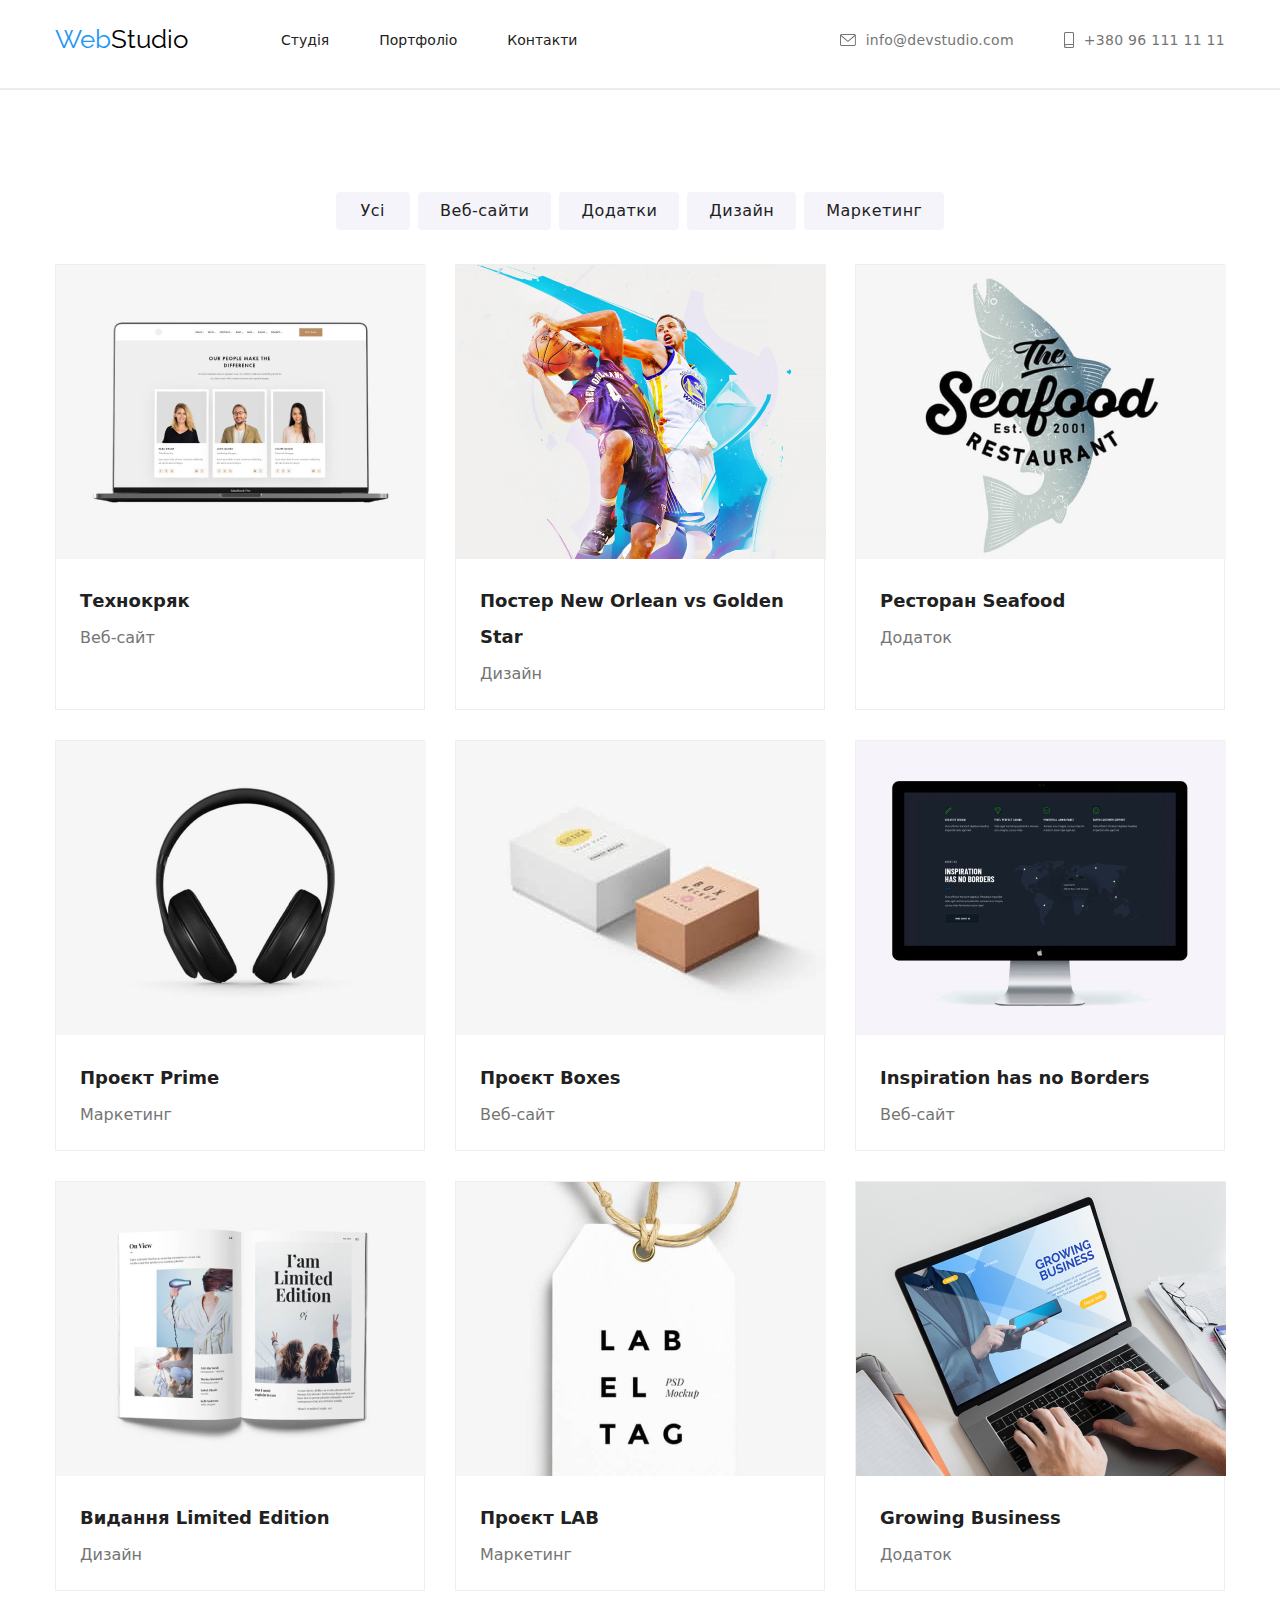
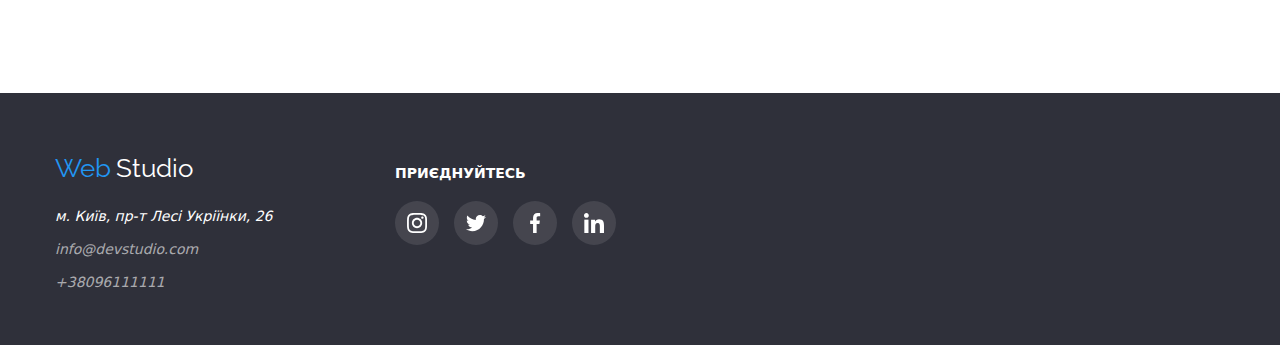
<file: portfolio.html>
<!DOCTYPE html>
<html lang="en">
  <head>
    <meta charset="UTF-8" />
    <meta http-equiv="X-UA-Compatible" content="IE=edge" />
    <meta name="viewport" content="width=device-width, initial-scale=1.0" />
    <link rel="preconnect" href="https://fonts.googleapis.com" />
    <link rel="preconnect" href="https://fonts.gstatic.com" crossorigin />
    <link
      href="https://fonts.googleapis.com/css2?family=Raleway:wght@700&family=Roboto:wght@400;500;700;900&display=swap"
      rel="stylesheet"
    />
    <link
      rel="stylesheet"
      href="https://cdnjs.cloudflare.com/ajax/libs/modern-normalize/1.1.0/modern-normalize.min.css"
    />
    <link rel="stylesheet" href="./Styles/styles.css" />
    <title>Portfolio</title>
  </head>
  <body>
    <!--Header-->
    <header class="header">
      <div class="conteiner header_navi">
        <nav>
          <ul class="header_list list">
            <li class="item">
              <a
                class="header_logo"
                href="./index.html"
                rel="noopeper noreforrer nofollow"
                ><span class="web">Web</span
                ><span class="webstudio">Studio</span></a
              >
            </li>
            <li class="header_item">
              <a class="studio" href="">Студія</a>
            </li>
            <li class="header_item">
              <a
                class="portfolio"
                href="./portfolio.html"
                rel="noopeper noreforrer nofollow"
                >Портфоліо</a
              >
            </li>
            <li class="header_item">
              <a class="contacs" href="">Контакти</a>
            </li>
          </ul>
        </nav>
        <!--Top Line-->
        <ul class="out_list list">
          <li class="item">
            <a
              class="mail"
              href="mailto:info@devstudio.com"
              rel="noopeper noreforrer nofollow"
              ><svg class="envelope" width="16" height="12">
                <use href="./img/icons.svg#icon-envelope"></use>
              </svg>
              info@devstudio.com
            </a>
          </li>
          <li class="item">
            <a class="tel" href="tel:+380961111111">
              <svg class="smartphone" width="10" height="16">
                <use href="./img/icons.svg#icon-smartphone"></use>
              </svg>
              +380 96 111 11 11</a
            >
          </li>
        </ul>
      </div>
    </header>
    <hr class="line" />
    <!--Section Portfolio-->
    <section class="section section_portfolio">
      <div class="conteiner conteiner_portfolio">
        <ul class="list list_portfolio">
          <li class="link_portfolio">
            <button type="button" class="button_listen">
              <span class="button_active">Усі</span>
            </button>
          </li>
          <li class="link_portfolio">
            <button type="button" class="button_portfolio">
              <span class="button_prtfl">Веб-сайти</span>
            </button>
          </li>
          <li class="link_portfolio">
            <button type="button" class="button_portfolio">
              <span class="button_prtfl">Додатки</span>
            </button>
          </li>
          <li class="link_portfolio">
            <button type="button" class="button_portfolio">
              <span class="button_prtfl">Дизайн</span>
            </button>
          </li>
          <li class="link_portfolio">
            <button type="button" class="button_portfolio">
              <span class="button_prtfl">Маркетинг</span>
            </button>
          </li>
        </ul>
        <ul class="list img_portfolio">
          <li class="portfolio_list">
            <a class="portfolio_tekst" href="">
              <img src="./img/tegnocrack.jpg" alt="Technocrack" width="370" />
              <h3 class="about_name">Технокряк</h3>
              <p class="about_text">Веб-сайт</p>
            </a>
          </li>
          <li class="portfolio_list">
            <a class="portfolio_tekst" href="">
              <img
                src="./img/poster-new-orlean.jpg"
                alt=" New Orlean_vs_Golden_Star_poster"
                width="370"
              />
              <h3 class="about_name">Постер New Orlean vs Golden Star</h3>
              <p class="about_text">Дизайн</p>
            </a>
          </li>
          <li class="portfolio_list">
            <a class="portfolio_tekst" href="">
              <img
                src="./img/sea-food.jpg"
                alt="Seafood_Restaurant"
                width="370"
              />
              <h3 class="about_name">Ресторан Seafood</h3>
              <p class="about_text">Додаток</p>
            </a>
          </li>
          <li class="portfolio_list">
            <a class="portfolio_tekst" href="">
              <img
                src="./img/project-prime.jpg"
                alt="Projeckt_Prime"
                width="370"
              />
              <h3 class="about_name">Проєкт Prime</h3>
              <p class="about_text">Маркетинг</p>
            </a>
          </li>
          <li class="portfolio_list">
            <a class="portfolio_tekst" href="">
              <img
                src="./img/project-boxes.jpg"
                alt="Projeckt_Boxes"
                width="370"
              />
              <h3 class="about_name">Проєкт Boxes</h3>
              <p class="about_text">Веб-сайт</p>
            </a>
          </li>
          <li class="portfolio_list">
            <a class="portfolio_tekst" href="">
              <img
                src="./img/web-sait.jpg"
                alt="Inspiration_has_no_Borders"
                width="370"
              />
              <h3 class="about_name">Inspiration has no Borders</h3>
              <p class="about_text">Веб-сайт</p>
            </a>
          </li>
          <li class="portfolio_list">
            <a class="portfolio_tekst" href="">
              <img
                src="./img/limited-edition.jpg"
                alt="Vidanna_Limited_Edition"
                width="370"
              />
              <h3 class="about_name">Видання Limited Edition</h3>
              <p class="about_text">Дизайн</p>
            </a>
          </li>
          <li class="portfolio_list">
            <a class="portfolio_tekst" href="">
              <img
                src="./img/projeckt-lab.jpg"
                alt="Projeckt_LAB"
                width="370"
              />
              <h3 class="about_name">Проєкт LAB</h3>
              <p class="about_text">Маркетинг</p>
            </a>
          </li>
          <li class="portfolio_list">
            <a class="portfolio_tekst" href="">
              <img
                src="./img/groeinh-business.jpg"
                alt="Growing_Business"
                width="370"
              />
              <h3 class="about_name">Growing Business</h3>
              <p class="about_text">Додаток</p>
            </a>
          </li>
        </ul>
      </div>
    </section>
    <!-- Footer -->
    <footer class="footer">
      <div class="conteiner conteiner_footer">
        <div class="aaa">
          <a
            class="footer_web"
            href="./index.html"
            rel="noopeper noreforrer nofollow"
          >
            <span class="web">Web</span>
            <span class="web_studio">Studio</span></a
          >
          <address class="ftr_adress">
            <ul class="footer_list list">
              <li class="footer_href">
                <a
                  class="navigation"
                  href="https://goo.gl/maps/btzMH1qsc4WPmSUG9"
                  rel="noopeper noreforrer nofollow"
                >
                  м. Київ, пр-т Лесі Укріїнки, 26
                </a>
              </li>
              <li class="footer_href">
                <a
                  class="footer_mail"
                  href="mailto:info@devstudio.com"
                  rel="noopeper noreforrer nofollow"
                  >info@devstudio.com</a
                >
              </li>
              <li class="footer_href">
                <a class="footer_tel" href="tel:+380961111111">+38096111111</a>
              </li>
            </ul>
          </address>
        </div>
        <div class="footer_icons">
          <ul class="social-icons">
            <h3 class="social_ftr">приєднуйтесь</h3>
            <li class="social-item">
              <a href="" class="social-link">
                <svg class="icon" width="20" height="20">
                  <use href="./img/icons.svg#icon-instagram-2"></use>
                  >
                </svg>
              </a>
            </li>
            <li class="social-item">
              <a href="" class="social-link">
                <svg class="icon" width="20" height="20">
                  <use href="./img/icons.svg#icon-twitter-1"></use>
                  >
                </svg>
              </a>
            </li>
            <li class="social-item">
              <a href="" class="social-link">
                <svg class="icon" width="20" height="20">
                  <use href="./img/icons.svg#icon-facebook-1"></use>
                  >
                </svg>
              </a>
            </li>
            <li class="social-item">
              <a href="" class="social-link">
                <svg class="icon" width="20" height="20">
                  <use href="./img/icons.svg#icon-linkedin-1"></use>
                  >
                </svg>
              </a>
            </li>
          </ul>
        </div>
      </div>
    </footer>
  </body>
</html>
</file>
<file: Styles/styles.css>
html {
  box-sizing: border-box;
}

*,
*::before,
*::after {
  box-sizing: inherit;
}

h1,
h2,
h3,
p,
ol[class] {
  margin: 0;
  text-decoration: none;
}

.list,
li {
  list-style: none;
}

.list {
  padding: 0px;
  margin: 0px;
}

.body {
  font-family: "Roboto", sans-serif;
  padding: 0;
  margin: 0;
}

.main_educetion {
}

.section {
  /* border: 1px solid aqua; */
}

.conteiner {
  width: 1200px;
  margin: 0 auto;
  padding-left: 15px;
  padding-right: 15px;
  /* border: 1px solid red; */
}

.line {
  border: 1px solid #ececec;
}

a {
  text-decoration: none;
}

.footer {
  /* cursor: none; */
}

/* Header */

.header {
}

.header_navi {
  display: flex;
  align-items: center;
  height: 80px;
}

.item {
  display: flex;
  text-align: center;
  /* vertical-align: middle; */
}

.header_logo {
  margin-right: 93px;
  padding-top: 24px;
  padding-bottom: 25px;
  display: flex;
  /* background-color: red; */
}

.header_list {
  vertical-align: middle;
  display: flex;
  /* padding-top: 24px;
  padding-bottom: 25px; */
  /* background-color: tomato; */
}

.header_item {
  display: flex;
  padding-top: 32px;
  padding-bottom: 32px;
  /* background-color: #2f303a; */
}

.header_list .header_item + .header_item {
  margin-left: 50px;
}

/* <!--Top Line--> */

.out_list {
  display: flex;
  vertical-align: middle;
  margin-left: auto;
  text-align: center;
  /* justify-content: center; */
  /* background-color: aqua; */
}

.out_list .item {
  padding-top: 32px;
  padding-bottom: 32px;
}

.out_list .item + .item {
  margin-left: 50px;
}

.web {
  font-family: "Raleway";
  font-size: 26px;
  line-height: calc(31 / 26);
  color: #2196f3;
}

.webstudio {
  font-family: "Raleway";
  font-size: 26px;
  line-height: calc(31 / 26);
  color: #000000;
}

.web_studio {
  font-family: "Raleway";
  font-size: 26px;
  line-height: calc(31 / 26);
  color: #ffffff;
}

.studio {
  font-weight: 500;
  font-size: 14px;
  line-height: calc(16 / 14);
  color: #212121;
}

.studio:hover {
  color: #2196f3;
}

.portfolio {
  font-weight: 500;
  font-size: 14px;
  line-height: calc(16 / 14);
  color: #212121;
}

.portfolio_header:hover {
  /* background-color: #2196f3; */
}

.contacs {
  font-weight: 500;
  font-size: 14px;
  line-height: calc(16 / 14);
  color: #212121;
}

/* .item_svg {
  width: 10px;
  height: 16px;
  outline: 1px solid #2196f3;
  padding-right: 10px;
} */

.item_svg:hover,
.mail:hover,
.studio:hover,
.tel:hover,
.portfolio:hover,
.contacs:hover {
  color: #2196f3;
}

/* Top line */

.mail {
  display: flex;
  align-items: center;
  justify-content: center;
  font-weight: 500;
  font-size: 14px;
  line-height: calc(16 / 14);
  letter-spacing: 0.02em;
  color: #757575;
}

.envelope {
  /* display: flex; */
  margin-right: 10px;
  align-items: center;
  fill: #757575;
}

.tel {
  display: flex;
  height: 16px;
  font-weight: 500;
  font-size: 14px;
  line-height: calc(16 / 14);
  letter-spacing: 0.02em;
  color: #757575;
}

.smartphone {
  /* display: inline; */
  margin-right: 10px;
  align-items: center;
  fill: #757575;
}

.out_list .envelope:focus,
.out_list .envelope:hover,
.out_list .smartphone:focus,
.out_list .smartphone:hover {
  fill: #2196f3;
}

.out_list .mail:focus,
.out_list .mail:hover,
.out_list .tel:focus,
.out_list .tel:hover {
  fill: #2196f3;
}

/* Hero */

.hero:nth-child(1) {
  background-image: url(../img/bgc-img-hero.jpg);
}

.hero {
  max-width: 1600px;
  height: 600px;
  margin-left: auto;
  margin-right: auto;
  background-image: linear-gradient(
      to right,
      rgba(47, 48, 58, 0.4),
      rgba(47, 48, 58, 0.4)
    ),
    url(../images/backgrond-hero.jpg);
  background-color: rgba(47, 48, 58, 0.4);
  text-align: center;
  margin-bottom: 94px;
}

.main_class {
  text-align: center;
}

.hero_title {
  margin: auto;
  text-transform: uppercase;
  width: 600px;
  padding-top: 200px;
  padding-bottom: 20px;
  text-align: center;
  font-size: 44px;
  line-height: calc(60 / 44);
  color: #ffffff;
}

.hero_btm {
  border-radius: 4px;
  padding: 10px 32px;
  border: #2196f3;
  min-width: 216px;
  margin-bottom: 200px;
  background-color: #2196f3;
  text-align: center;
  cursor: pointer;
  text-decoration: none;
  font-weight: 700;
  font-size: 16px;
  line-height: calc(30 / 16);
}

.button_text {
  width: 152px;
  height: 30px;
  font-size: 16px;
  line-height: calc(30 / 16);
  color: #fff;
  display: inline-block;
}

/* Description */

.section_description {
  margin-bottom: 94px;
}

.description {
  display: flex;
}

.description_title:not(:last-child) {
  margin-right: 30px;
}

.description_title {
  display: inline-block;
}

.description-list {
  margin-bottom: 10px;
  width: 270px;
  font-weight: 700;
  font-size: 14px;
  line-height: calc(16 / 14);
  color: #212121;
  display: inline;
}

.description {
  justify-content: flex-end;
}

.coment {
  width: 270px;
  font-weight: 400;
  font-size: 14px;
  line-height: 24px;
  color: #757575;
}

.description_img {
  display: flex;
  padding-bottom: 30px;
}

.disc_img {
  padding: 25px 100px;
  /* outline: 1px solid #e80b85; */
  background-color: #f5f4fa;
}

/* About */

.about_conteiner {
}

.about-work {
  margin-bottom: 50px;
  text-align: center;
  font-size: 36px;
  line-height: calc(42 / 36);
  color: #212121;
}

.about_work {
  display: flex;
}

.about_img:not(:last-child) {
  margin-right: 30px;
}

.about_img {
  padding-bottom: 94px;
}

/* Our team */

.section_team {
  /* margin-bottom: 94px; */
  background-color: #f5f4fa;
}

.team_tekst {
  padding-top: 94px;
  padding-bottom: 50px;
  font-weight: 700;
  font-size: 36px;
  line-height: calc(42 / 36);
  text-align: center;
}

.user_team {
  display: flex;
  /* background-color: #2196f3; */
  text-align: center;
  padding-bottom: 94px;
}

.team_img {
  padding-bottom: 30px;
  width: 270px;
  background-color: #ffffff;
}

.team_img {
  border-radius: 0px 0px 4px 4px;
  box-shadow: 1px 1px 3px rgba(0, 0, 0, 0.12), 1px 2px 1px rgba(0, 0, 0, 0.2);
}

.team_img:not(:last-child) {
  margin-right: 30px;
}

.our_img {
  padding-bottom: 30px;
  display: block;
  background-color: #fff;
}

.name {
  padding-bottom: 10px;
  font-weight: 500;
  font-size: 16px;
  line-height: calc(19 / 16);
  color: #212121;
}

.team_work {
  padding-bottom: 30px;
  font-weight: 400;
  font-size: 16px;
  line-height: calc(19 / 16);
  color: #757575;
}

.social-icon {
  display: flex;
  align-items: center;
  padding-left: 32px;
  padding-right: 32px;
  padding-top: 16px;
  padding-bottom: 30px;
  background-color: #fff;
}

.social-item {
  width: 44px;
  height: 44px;
  border-radius: 50%;
  justify-content: start;
  /* background-color: #f80808; */
}

.social-item:not(:last-child) {
  margin-right: 10px;
}

.social-link {
  width: 100%;
  height: 100%;
  display: flex;
  align-items: center;
  justify-content: center;
  border-radius: 50%;
  background-color: #ffffff;
  color: #afb1b8;
  /* outline: 1px solid #d6094a; */
  /* background-color: tomato; */
}

.social-icon .icon {
  fill: currentColor;
}

/* .icon:focus,
.icon:hover, */
.user_team .social-link:hover,
.user_team .social-link:focus {
  background-color: #2196f3;
  color: #fff;
}

/* Regular customers */

.client {
  padding-top: 87px;
  background-color: #ffffff;
  display: flex;
}

.regular_conteiner {
  padding-top: 87px;
  margin-bottom: 101px;
  /* outline: 1px solid rgb(106, 0, 255); */
}

.customers {
  padding-bottom: 50px;
  text-align: center;
}

.cust_link .dfg {
  width: 166px;
  height: 92px;
  /* margin-right: 30px; */
  border: 1px solid #afb1b8;
  border-radius: 4px;
  /* background-color: tomato; */
}

.cust_link .meta {
  width: 100%;
  height: 100%;
  /* background-color: red; */
  display: flex;
}

.cust_link .icon {
  width: 100%;
  height: 100%;
  padding: 16px 32px;
  display: flex;
  align-items: center;
  justify-content: center;
  background-color: #ffff;
  fill: #afb1b8;
}

.cust_link .dfg:hover,
.cust_link .dfg:focus,
.cust_link .icon:hover,
.cust_link .icon:focus {
  fill: #2196f3;
  border-color: #2196f3;
}

/* .cust_link .meta:hover, */
.cust_link .icon {
  border-color: #2196f3;
}

.dfg:not(:last-child) {
  margin-right: 30px;
}

.dfg {
  display: inline-flex;
  border-radius: 4px;
}

.icon {
  fill: currentColor;
  /* background-color: tomato; */
}

/* Section Portfolio */

.section_portfolio {
  padding-top: 94px;
  padding-bottom: 94px;
  background-color: #ffff;
}

.conteiner_portfolio {
  justify-content: end;
  /* padding-top: 94px; */
  border: 0px;
  /* background-color: #2196f3; */
}

.list_portfolio {
  display: flex;
  /* margin-left: 312px; */
  margin-bottom: 34px;
  justify-content: center;
  text-align: center;
}

.link_portfolio {
  display: flex;
}

.link_portfolio:not(:last-child) {
  margin-right: 8px;
}

.img_portfolio {
  display: flex;
  flex-wrap: wrap;
  /* background-color: tomato; */
}

.portfolio_tekst {
  width: 370px;
}

.portfolio_list {
  width: 370px;
  border: 1px solid #eeeeee;
  margin-right: 30px;
  margin-bottom: 30px;
  background-color: #ffffff;
}

.portfolio_list:nth-child(3n) {
  margin-right: 0;
}

.portfolio_list:nth-child(n + 7) {
  margin-bottom: 8px;
}

.button_listen {
  padding: 6px 25px;
  background-color: #f5f4fa;
  border: #f5f4fa;
  border-radius: 4px;
  cursor: pointer;
  font-weight: 500;
  font-size: 16px;
  line-height: calc(26 / 16);
  letter-spacing: 0.03em;
  text-align: center;
  color: #212121;
}

.button_portfolio {
  border-radius: 4px;
  padding: 6px 22px;
  background-color: #f5f4fa;
  border: #f5f4fa;
  cursor: pointer;
  font-weight: 500;
  font-size: 16px;
  line-height: calc(26 / 16);
  letter-spacing: 0.03em;
  text-align: center;
  color: #212121;
  border: #212121;
}

.button_portfolio:hover,
.button_listen:hover {
  box-shadow: 0px 3px 1px rgba(0, 0, 0, 0.1), 0px 1px 2px rgba(0, 0, 0, 0.08),
    0px 2px 2px rgba(0, 0, 0, 0.12);
  border-radius: 4px;
  background-color: #2196f3;
  color: #ffffff;
}

.about_name {
  width: 322px;
  margin: 20px 24px 4px 24px;
  font-weight: 700;
  font-size: 18px;
  line-height: calc(36 / 18);
  color: #212121;
  text-decoration: none;
  /* background-color: royalblue; */
}

.about_text {
  width: 322px;
  margin: 0 24px 20px 24px;
  font-weight: 400;
  font-size: 16px;
  line-height: calc(30 / 16);
  color: #757575;
  /* background-color: red; */
}

/* Footer */

.conteiner_footer {
  display: inline-block;
  display: flex;
}

.footer {
  margin: 0px;
  padding: auto;
  background: #2f303a;
}

.aaa {
  margin-right: 70px;
  width: 270px;
  padding-top: 60px;
  padding: auto;
}

.footer_web {
  justify-content: flex-start;
  /* padding-top: 60px;
  padding-bottom: 20px; */
}

.footer_list {
  margin-right: 70px;
  padding-top: 20px;
  /* width: 270px; */
  /* display: inline-table; */
  justify-content: flex-start;
  /* padding-bottom: 60px; */
}

.footer_href {
  margin: 0px;
  width: 270px;
}

.ftr_adress {
  width: 270px;
}

.footer_href:not(:last-child) {
  padding-bottom: 9px;
}

.navigation {
  font-weight: 400;
  font-size: 14px;
  line-height: calc(24 / 14);
  color: #ffffff;
  cursor: auto;
}

.footer_mail {
  font-weight: 400;
  font-size: 14px;
  line-height: calc(24 / 14);
  color: rgba(255, 255, 255, 0.6);
  cursor: auto;
}

.footer_tel {
  font-weight: 400;
  font-size: 14px;
  line-height: calc(24 / 14);
  color: rgba(255, 255, 255, 0.6);
  cursor: auto;
}

.footer_icons {
  /* margin: 0px; */
  display: flex;
  width: 270px;
  padding-bottom: 100px;
  justify-content: flex-start;
}

.social-icons {
  padding: 0;
  margin: 0;
  display: block;
}

.social_ftr {
  padding-bottom: 20px;
  padding-top: 72px;
  text-transform: uppercase;
  /* text-align: center; */
  font-weight: 700;
  font-size: 14px;
  line-height: calc(16 / 14);
  /* color: #ffff; */
  color: #fff;
}

.social-icons > .social-item {
  width: 44px;
  height: 44px;
  border-radius: 50%;
  display: inline-block;
  justify-content: flex-start;
  /* background: rgba(255, 255, 255, 0.18); */
}
.social-icons .social-link {
  width: 100%;
  height: 100%;
  display: flex;
  align-items: center;
  justify-content: center;
  border-radius: 50%;
  background-color: rgba(255, 255, 255, 0.105);
  color: #ffffff;
}

.social-icons .icon {
  fill: currentColor;
}

.social-icons .social-link:hover,
.social-icons .social-link:focus {
  background-color: #2196f3;
  color: #ffffff;
}

/* .social-icons .social-link:hover { */
/* background-color: #2196f3; */
/* color: #fff; */
</file>
